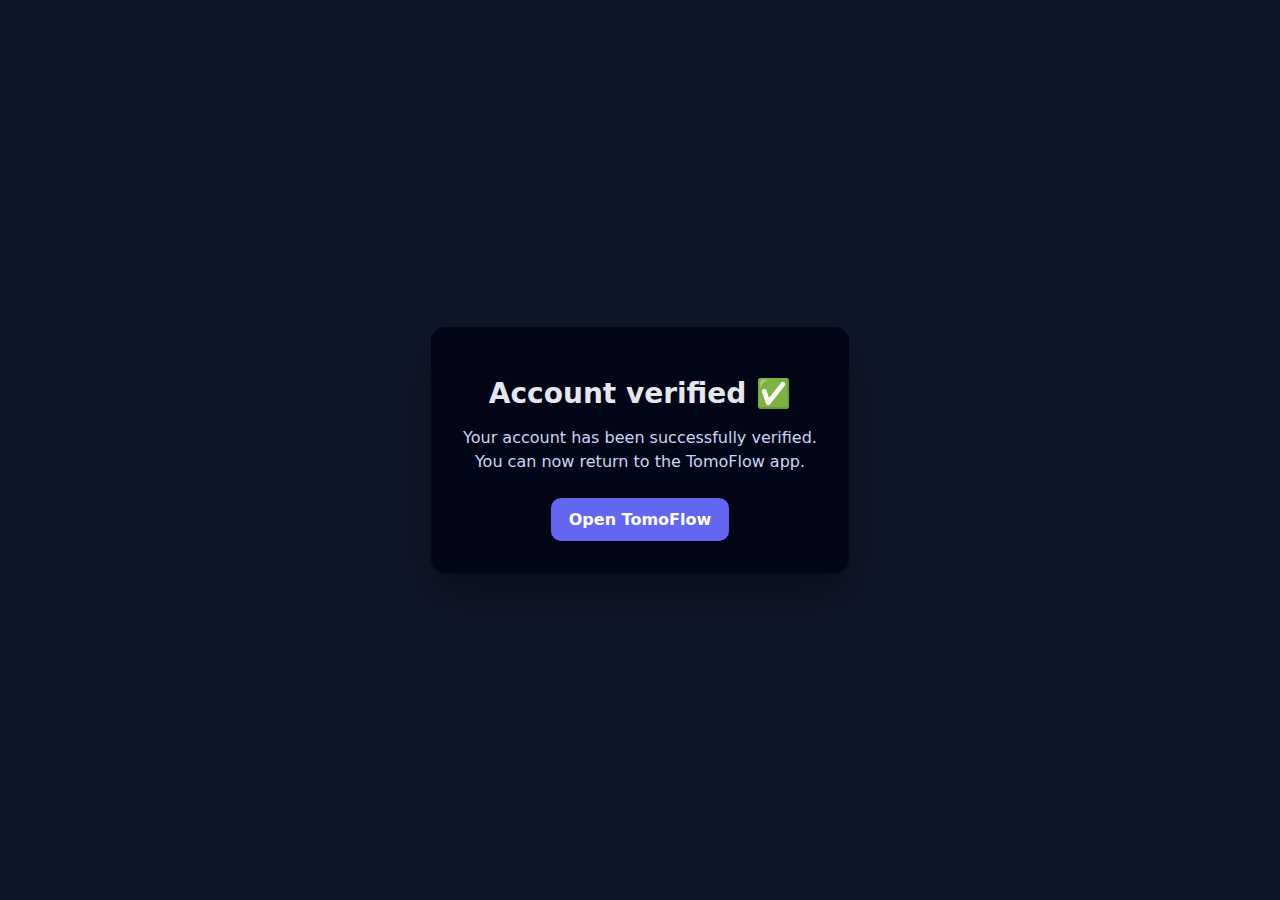
<file: auth-callback.html>
<!DOCTYPE html>
<html lang="en">
<head>
  <meta charset="UTF-8" />
  <title>Account verified</title>
  <meta name="viewport" content="width=device-width, initial-scale=1" />

  <style>
    body {
      font-family: system-ui, -apple-system, BlinkMacSystemFont, sans-serif;
      background: #0f172a;
      color: #e5e7eb;
      display: flex;
      align-items: center;
      justify-content: center;
      height: 100vh;
      margin: 0;
    }

    .card {
      background: #020617;
      padding: 32px;
      border-radius: 14px;
      max-width: 480px;
      text-align: center;
      box-shadow: 0 20px 40px rgba(0,0,0,0.4);
    }

    h1 {
      margin-bottom: 12px;
      font-size: 28px;
    }

    p {
      font-size: 16px;
      line-height: 1.5;
      margin-bottom: 24px;
      color: #cbd5f5;
    }

    a.button {
      display: inline-block;
      padding: 12px 18px;
      border-radius: 10px;
      background: #6366f1;
      color: white;
      text-decoration: none;
      font-weight: 600;
    }
  </style>
</head>
<body>

  <div class="card">
    <h1>Account verified ✅</h1>
    <p>
      Your account has been successfully verified.<br />
      You can now return to the TomoFlow app.
    </p>

    <a class="button" href="tomoflow://auth-callback">
      Open TomoFlow
    </a>
  </div>

  <script>
    function isMobile() {
      return /Android|iPhone|iPad|iPod/i.test(navigator.userAgent);
    }

    if (isMobile()) {
      // Attempt to open the app automatically
      setTimeout(() => {
        window.location.href = "tomoflow://auth-callback";
      }, 200);
    }
  </script>

</body>
</html>
</file>
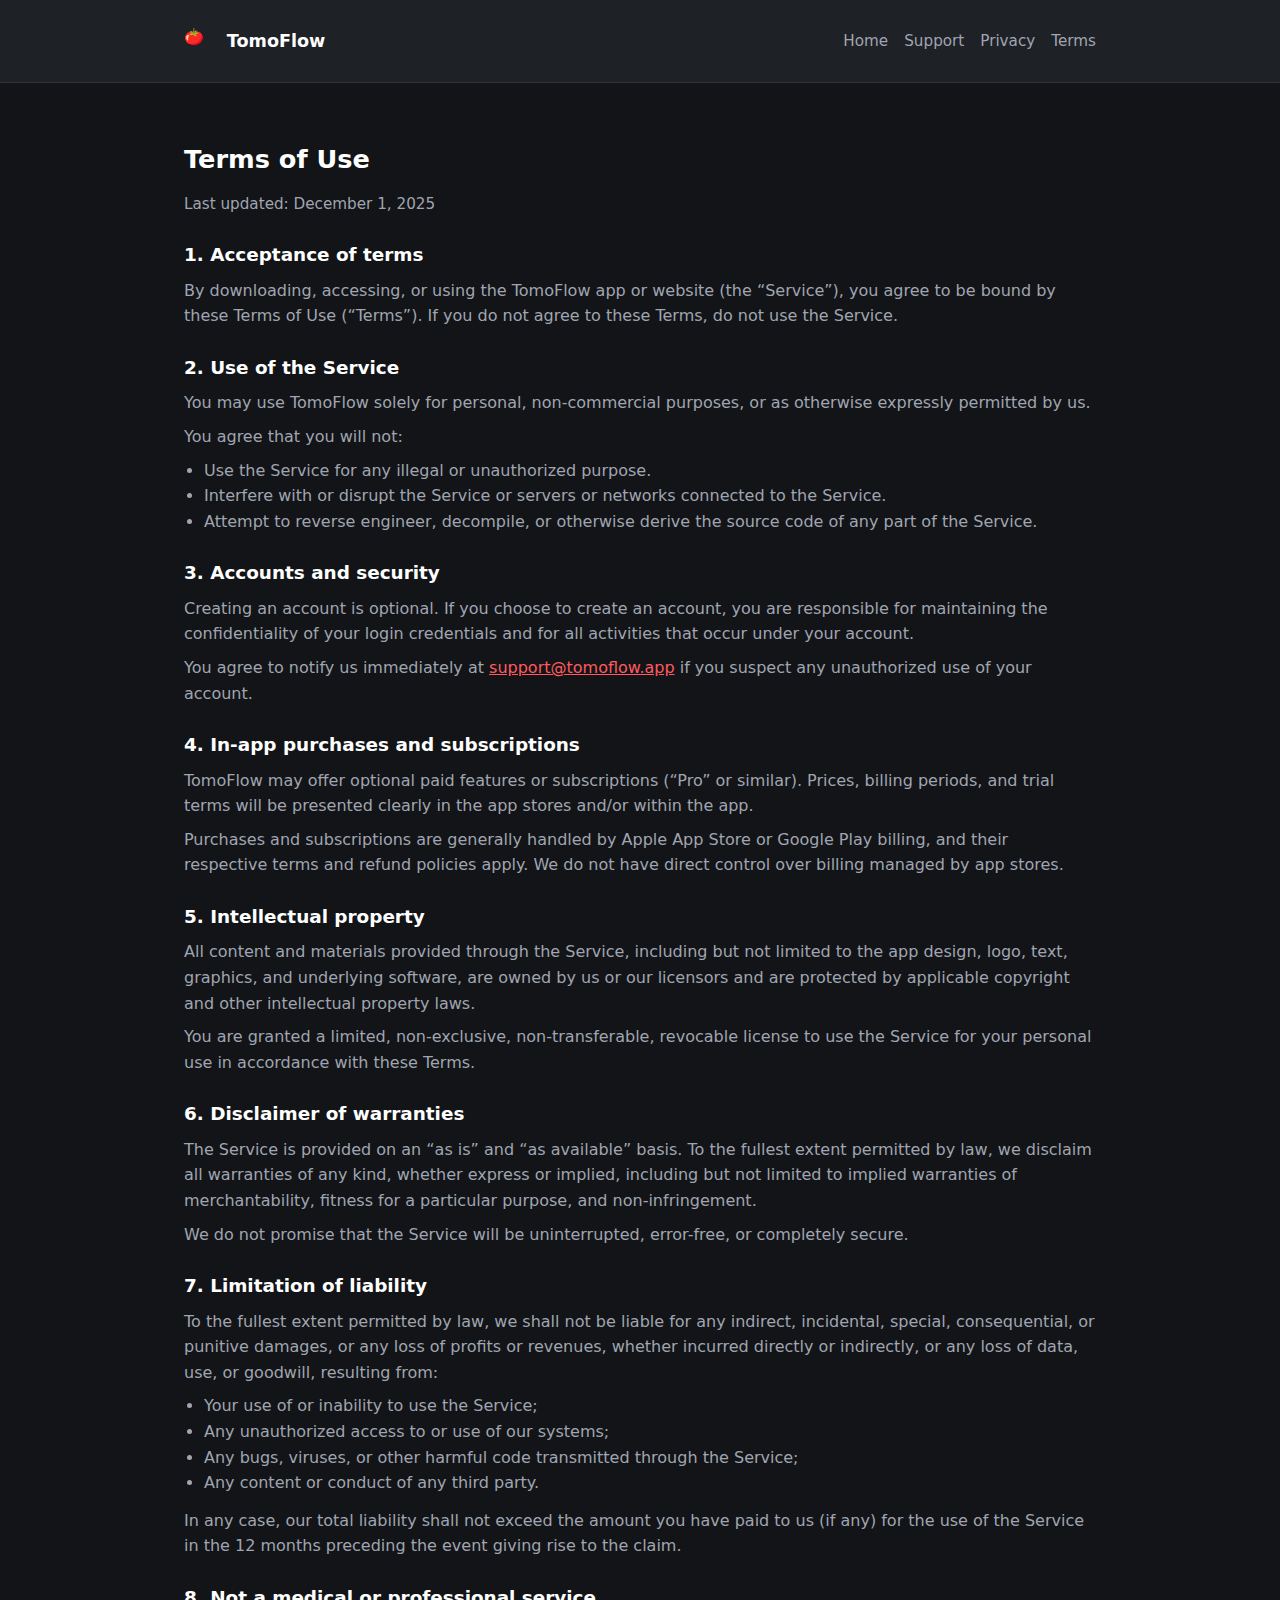
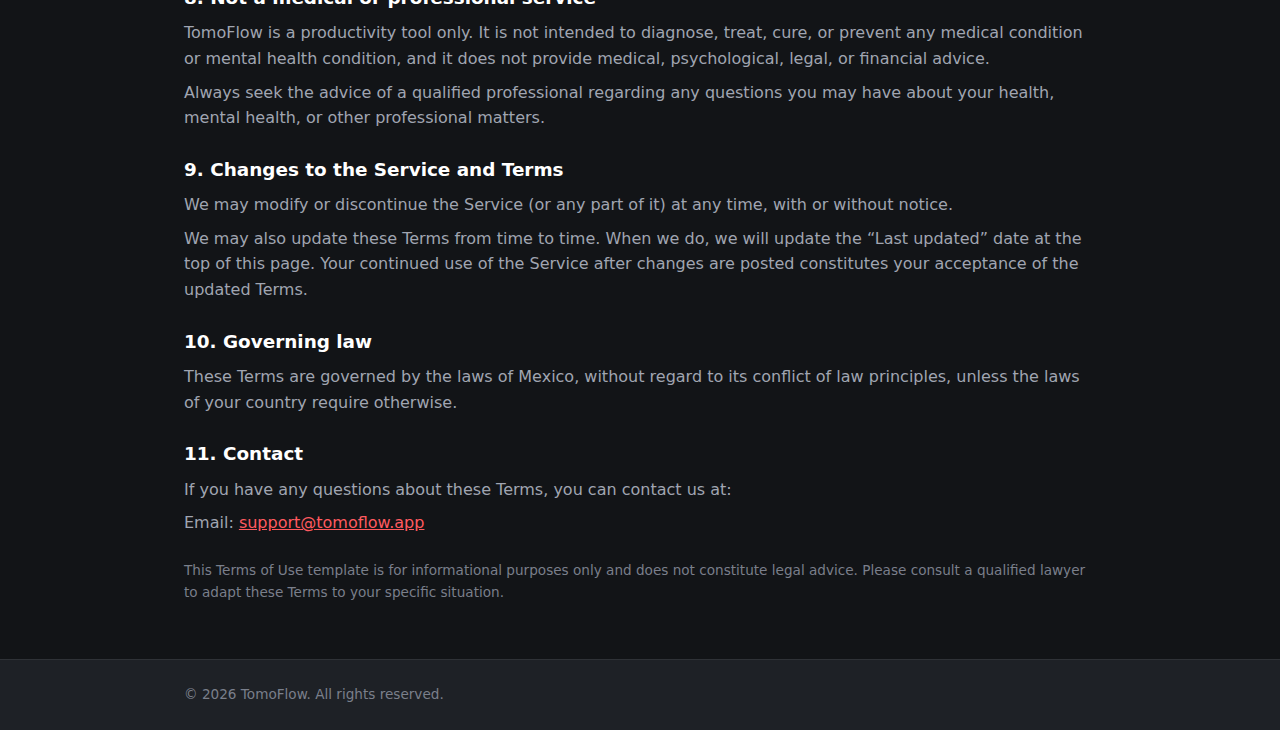
<file: terms.html>
<!DOCTYPE html>
<html lang="en">
<head>
  <meta charset="UTF-8" />
  <meta name="viewport" content="width=device-width, initial-scale=1.0" />
  <title>Terms of Use — TomoFlow</title>
  <link rel="stylesheet" href="assets/css/styles.css" />
</head>
<body>
  <div class="page">
    <header class="site-header">
      <div class="container site-header-inner">
        <a href="index.html" class="brand">
          <div class="brand-logo">🍅</div>
          <span class="brand-text">TomoFlow</span>
        </a>
        <nav class="nav">
          <a href="index.html">Home</a>
          <a href="support.html">Support</a>
          <a href="privacy.html">Privacy</a>
          <a href="terms.html">Terms</a>
        </nav>
      </div>
    </header>

    <main>
      <section class="container">
        <h1 class="page-title">Terms of Use</h1>
        <p class="page-subtitle">
          Last updated: <!-- replace with real date --> December 1, 2025
        </p>

        <div class="page-section">
          <h2>1. Acceptance of terms</h2>
          <p>
            By downloading, accessing, or using the TomoFlow app or website
            (the “Service”), you agree to be bound by these Terms of Use
            (“Terms”). If you do not agree to these Terms, do not use the
            Service.
          </p>
        </div>

        <div class="page-section">
          <h2>2. Use of the Service</h2>
          <p>
            You may use TomoFlow solely for personal, non-commercial purposes,
            or as otherwise expressly permitted by us.
          </p>
          <p>You agree that you will not:</p>
          <ul>
            <li>Use the Service for any illegal or unauthorized purpose.</li>
            <li>
              Interfere with or disrupt the Service or servers or networks connected to the Service.
            </li>
            <li>
              Attempt to reverse engineer, decompile, or otherwise derive the source code of any part of the Service.
            </li>
          </ul>
        </div>

        <div class="page-section">
          <h2>3. Accounts and security</h2>
          <p>
            Creating an account is optional. If you choose to create an account,
            you are responsible for maintaining the confidentiality of your login
            credentials and for all activities that occur under your account.
          </p>
          <p>
            You agree to notify us immediately at
            <a href="mailto:support@tomoflow.app">support@tomoflow.app</a> if
            you suspect any unauthorized use of your account.
          </p>
        </div>

        <div class="page-section">
          <h2>4. In-app purchases and subscriptions</h2>
          <p>
            TomoFlow may offer optional paid features or subscriptions (“Pro” or
            similar). Prices, billing periods, and trial terms will be presented
            clearly in the app stores and/or within the app.
          </p>
          <p>
            Purchases and subscriptions are generally handled by Apple App Store
            or Google Play billing, and their respective terms and refund
            policies apply. We do not have direct control over billing managed
            by app stores.
          </p>
        </div>

        <div class="page-section">
          <h2>5. Intellectual property</h2>
          <p>
            All content and materials provided through the Service, including
            but not limited to the app design, logo, text, graphics, and
            underlying software, are owned by us or our licensors and are
            protected by applicable copyright and other intellectual property laws.
          </p>
          <p>
            You are granted a limited, non-exclusive, non-transferable,
            revocable license to use the Service for your personal use in
            accordance with these Terms.
          </p>
        </div>

        <div class="page-section">
          <h2>6. Disclaimer of warranties</h2>
          <p>
            The Service is provided on an “as is” and “as available” basis. To
            the fullest extent permitted by law, we disclaim all warranties of
            any kind, whether express or implied, including but not limited to
            implied warranties of merchantability, fitness for a particular
            purpose, and non-infringement.
          </p>
          <p>
            We do not promise that the Service will be uninterrupted, error-free,
            or completely secure.
          </p>
        </div>

        <div class="page-section">
          <h2>7. Limitation of liability</h2>
          <p>
            To the fullest extent permitted by law, we shall not be liable for
            any indirect, incidental, special, consequential, or punitive
            damages, or any loss of profits or revenues, whether incurred
            directly or indirectly, or any loss of data, use, or goodwill,
            resulting from:
          </p>
          <ul>
            <li>Your use of or inability to use the Service;</li>
            <li>Any unauthorized access to or use of our systems;</li>
            <li>
              Any bugs, viruses, or other harmful code transmitted through the Service;
            </li>
            <li>Any content or conduct of any third party.</li>
          </ul>
          <p>
            In any case, our total liability shall not exceed the amount you
            have paid to us (if any) for the use of the Service in the
            12 months preceding the event giving rise to the claim.
          </p>
        </div>

        <div class="page-section">
          <h2>8. Not a medical or professional service</h2>
          <p>
            TomoFlow is a productivity tool only. It is not intended to diagnose,
            treat, cure, or prevent any medical condition or mental health
            condition, and it does not provide medical, psychological, legal, or
            financial advice.
          </p>
          <p>
            Always seek the advice of a qualified professional regarding any
            questions you may have about your health, mental health, or other
            professional matters.
          </p>
        </div>

        <div class="page-section">
          <h2>9. Changes to the Service and Terms</h2>
          <p>
            We may modify or discontinue the Service (or any part of it) at any
            time, with or without notice.
          </p>
          <p>
            We may also update these Terms from time to time. When we do, we
            will update the “Last updated” date at the top of this page. Your
            continued use of the Service after changes are posted constitutes
            your acceptance of the updated Terms.
          </p>
        </div>

        <div class="page-section">
          <h2>10. Governing law</h2>
          <p>
            These Terms are governed by the laws of Mexico, without regard to
            its conflict of law principles, unless the laws of your country
            require otherwise.
          </p>
        </div>

        <div class="page-section">
          <h2>11. Contact</h2>
          <p>
            If you have any questions about these Terms, you can contact us at:
          </p>
          <p>
            Email:
            <a href="mailto:support@tomoflow.app">support@tomoflow.app</a>
          </p>
        </div>

        <p class="muted">
          This Terms of Use template is for informational purposes only and does
          not constitute legal advice. Please consult a qualified lawyer to
          adapt these Terms to your specific situation.
        </p>
      </section>
    </main>

    <footer class="site-footer">
      <div class="container">
        <p>© <span id="year"></span> TomoFlow. All rights reserved.</p>
      </div>
    </footer>
  </div>

  <script src="assets/js/main.js"></script>
</body>
</html>
</file>
<file: assets/css/styles.css>
/* assets/css/styles.css */

/* === TomoFlow Dark Theme (matches app) === */
:root {
  --primary: #FF5A5F;
  --accent: #00A896;

  --bg: #121417;
  --surface: #1E2126;
  --surfaceAlt: #2A2E35;

  --textPrimary: #FFFFFF;
  --textSecondary: #A0A5B1;
  --textMuted: #7A7F8B;

  --border: rgba(255, 255, 255, 0.08);
  --danger: #FF6B6B;
  --shadow: rgba(0, 0, 0, 0.65);
}

/* Reset */
*,
*::before,
*::after {
  box-sizing: border-box;
  margin: 0;
  padding: 0;
}

html { font-size: 16px; }

body {
  font-family: system-ui, -apple-system, BlinkMacSystemFont, "Segoe UI", sans-serif;
  line-height: 1.6;
  color: var(--textPrimary);
  background: var(--bg);
}

/* Layout */
.page {
  min-height: 100vh;
  display: flex;
  flex-direction: column;
}

.container {
  width: 100%;
  max-width: 960px;
  margin: 0 auto;
  padding: 1.5rem;
}

/* Header & Nav */
.site-header {
  border-bottom: 1px solid var(--border);
  background: var(--surface);
}

.site-header-inner {
  display: flex;
  align-items: center;
  justify-content: space-between;
  gap: 1rem;
  position: relative;
}

.brand {
  display: flex;
  align-items: center;
  gap: 0.55rem;
  text-decoration: none;
}

.brand-text {
  font-size: 1.1rem;
  font-weight: 800;
  color: var(--textPrimary);
}

/* ✅ Fix SVG "white box" look + iPhone blur:
   - remove rounded mask
   - ensure transparent background
   - remove any "cover" cropping */
.brand-logo {
  width: 34px;
  height: 34px;
  border-radius: 8px;
  display: block;
  object-fit: contain;
  background: transparent;
  box-shadow: none;

  /* helps Safari/iOS rendering */
  -webkit-transform: translateZ(0);
  transform: translateZ(0);
}

/* ✅ If the SVG file itself contains a white rect background,
   CSS can't remove it. But this fixes most "white box" caused by CSS. */

/* Nav links */
.nav {
  display: flex;
  gap: 1rem;
  flex-wrap: wrap;
}

.nav a {
  text-decoration: none;
  color: var(--textSecondary);
  font-size: 0.95rem;
}

.nav a:hover {
  color: var(--textPrimary);
}

/* ✅ Drawer setup: on mobile hide desktop nav, show hamburger */
@media (max-width: 640px) {
  .nav-desktop {
    display: none !important;
  }

  .nav-toggle {
    display: inline-flex !important;
  }
}

/* ✅ NEW: Icon-based hamburger button */
.nav-toggle {
  display: none; /* shown on mobile via media query */
  border: 1px solid var(--border);
  background: rgba(255,255,255,0.04);
  color: var(--textPrimary);
  width: 42px;
  height: 42px;
  border-radius: 12px;
  cursor: pointer;
  align-items: center;
  justify-content: center;
  font-size: 22px;
  font-weight: 900;
  line-height: 1;
  -webkit-tap-highlight-color: transparent;
}

.nav-toggle:hover {
  filter: brightness(1.06);
}

/* Main */
main {
  flex: 1;
  padding: 2rem 0;
}

/* Footer */
.site-footer {
  border-top: 1px solid var(--border);
  background: var(--surface);
  color: var(--textMuted);
  font-size: 0.85rem;
}

.footer-links {
  margin-top: 0.4rem;
}

.footer-links a {
  color: var(--textSecondary);
  text-decoration: none;
  margin: 0 0.25rem;
}

.footer-links a:hover {
  color: var(--textPrimary);
}

/* Hero */
.hero {
  text-align: center;
  padding: 3rem 1rem 2rem;
}

.hero-badge {
  display: inline-flex;
  align-items: center;
  gap: 0.4rem;
  padding: 0.25rem 0.7rem;
  border-radius: 999px;
  background: rgba(255, 90, 95, 0.10);
  color: var(--primary);
  font-size: 0.8rem;
  margin-bottom: 1rem;
  border: 1px solid var(--border);
}

.hero-title {
  font-size: clamp(2rem, 3vw, 2.6rem);
  font-weight: 900;
  color: var(--textPrimary);
  margin-bottom: 0.75rem;
}

.hero-subtitle {
  font-size: 1rem;
  color: var(--textSecondary);
  max-width: 34rem;
  margin: 0.5rem auto 2rem;
}

/* Buttons */
.hero-actions {
  display: flex;
  justify-content: center;
  flex-wrap: wrap;
  gap: 0.75rem;
}

.btn {
  display: inline-flex;
  align-items: center;
  justify-content: center;
  gap: 0.4rem;
  padding: 0.65rem 1.2rem;
  border-radius: 999px;
  border: 1px solid transparent;
  font-size: 0.95rem;
  font-weight: 800;
  cursor: pointer;
  text-decoration: none;
  user-select: none;
  -webkit-tap-highlight-color: transparent;
}

.btn-sm {
  padding: 0.45rem 0.85rem;
  font-size: 0.84rem;
}

.auth-actions {
  display: inline-flex;
  align-items: center;
  gap: 0.5rem;
}

@media (max-width: 640px) {
  .auth-actions {
    display: none;
  }
}

.btn-primary {
  background: var(--primary);
  color: #ffffff;
}

.btn-primary:hover { filter: brightness(1.06); }

.btn-secondary {
  background: var(--surfaceAlt);
  border-color: var(--border);
  color: var(--textPrimary);
}

.btn-secondary:hover { filter: brightness(1.06); }

/* Feature grid */
.features {
  margin-top: 3rem;
  display: grid;
  grid-template-columns: repeat(auto-fit, minmax(240px, 1fr));
  gap: 1.5rem;
}

.feature {
  background: var(--surface);
  border-radius: 1rem;
  padding: 1.25rem;
  border: 1px solid var(--border);
  box-shadow: 0 12px 30px rgba(0,0,0,0.18);
}

.feature-icon {
  width: 34px;
  height: 34px;
  border-radius: 999px;
  display: inline-flex;
  align-items: center;
  justify-content: center;
  margin-bottom: 0.75rem;
  background: rgba(0, 168, 150, 0.16);
  font-size: 1.1rem;
}

.feature-title {
  font-weight: 900;
  margin-bottom: 0.2rem;
  color: var(--textPrimary);
}

.feature-text {
  font-size: 0.95rem;
  color: var(--textSecondary);
}

/* Content pages */
.page-title {
  font-size: 1.6rem;
  font-weight: 900;
  margin-bottom: 0.75rem;
  color: var(--textPrimary);
}

.page-subtitle {
  font-size: 0.95rem;
  color: var(--textSecondary);
  margin-bottom: 1.5rem;
}

.page-section {
  margin-bottom: 1.5rem;
}

.page-section h2 {
  font-size: 1.15rem;
  font-weight: 900;
  margin-bottom: 0.5rem;
  color: var(--textPrimary);
}

.page-section p {
  margin-bottom: 0.5rem;
  color: var(--textSecondary);
}

.page-section ul {
  list-style: disc;
  padding-left: 1.25rem;
  margin: 0.25rem 0 0.75rem;
  color: var(--textSecondary);
}

/* Helpers */
.muted {
  color: var(--textMuted);
  font-size: 0.85rem;
}

a { color: var(--primary); }
a:hover { filter: brightness(1.1); }

/* === Side Drawer Navigation (mobile + optional desktop) === */

/* Lock scrolling when drawer is open */
.drawer-lock {
  overflow: hidden !important;
}

/* Backdrop behind drawer */
.drawer-backdrop {
  position: fixed;
  inset: 0;
  background: rgba(0,0,0,0.55);
  z-index: 2000;
}

/* Drawer panel */
.drawer {
  position: fixed;
  top: 0;
  right: 0;
  height: 100vh;
  width: min(86vw, 320px);
  background: var(--surface);
  border-left: 1px solid var(--border);
  box-shadow: -20px 0 50px rgba(0,0,0,0.55);
  z-index: 2100;

  transform: translateX(105%);
  transition: transform 220ms ease;
  display: flex;
  flex-direction: column;
  padding: 16px;
}

.drawer.is-open {
  transform: translateX(0);
}

.drawer-header {
  display: flex;
  align-items: center;
  justify-content: space-between;
  gap: 12px;
  padding-bottom: 12px;
  border-bottom: 1px solid var(--border);
}

.drawer-title {
  font-weight: 900;
  color: var(--textPrimary);
}

.drawer-close {
  border: 1px solid var(--border);
  background: rgba(255,255,255,0.04);
  color: var(--textPrimary);
  width: 40px;
  height: 40px;
  border-radius: 12px;
  cursor: pointer;
  font-size: 18px;
  font-weight: 900;
  line-height: 1;
  -webkit-tap-highlight-color: transparent;
}

.drawer-close:hover {
  filter: brightness(1.06);
}

.drawer-nav {
  display: flex;
  flex-direction: column;
  gap: 6px;
  padding-top: 12px;
}

.drawer-nav a {
  display: block;
  text-decoration: none;
  color: var(--textSecondary);
  font-size: 1rem;
  font-weight: 800;
  padding: 10px 10px;
  border-radius: 12px;
}

.drawer-nav a:hover {
  background: rgba(255,255,255,0.06);
  color: var(--textPrimary);
}

/* Ensure hamburger is visible on mobile */
@media (max-width: 640px) {
  .nav-toggle {
    display: inline-flex !important;
  }
}
</file>
